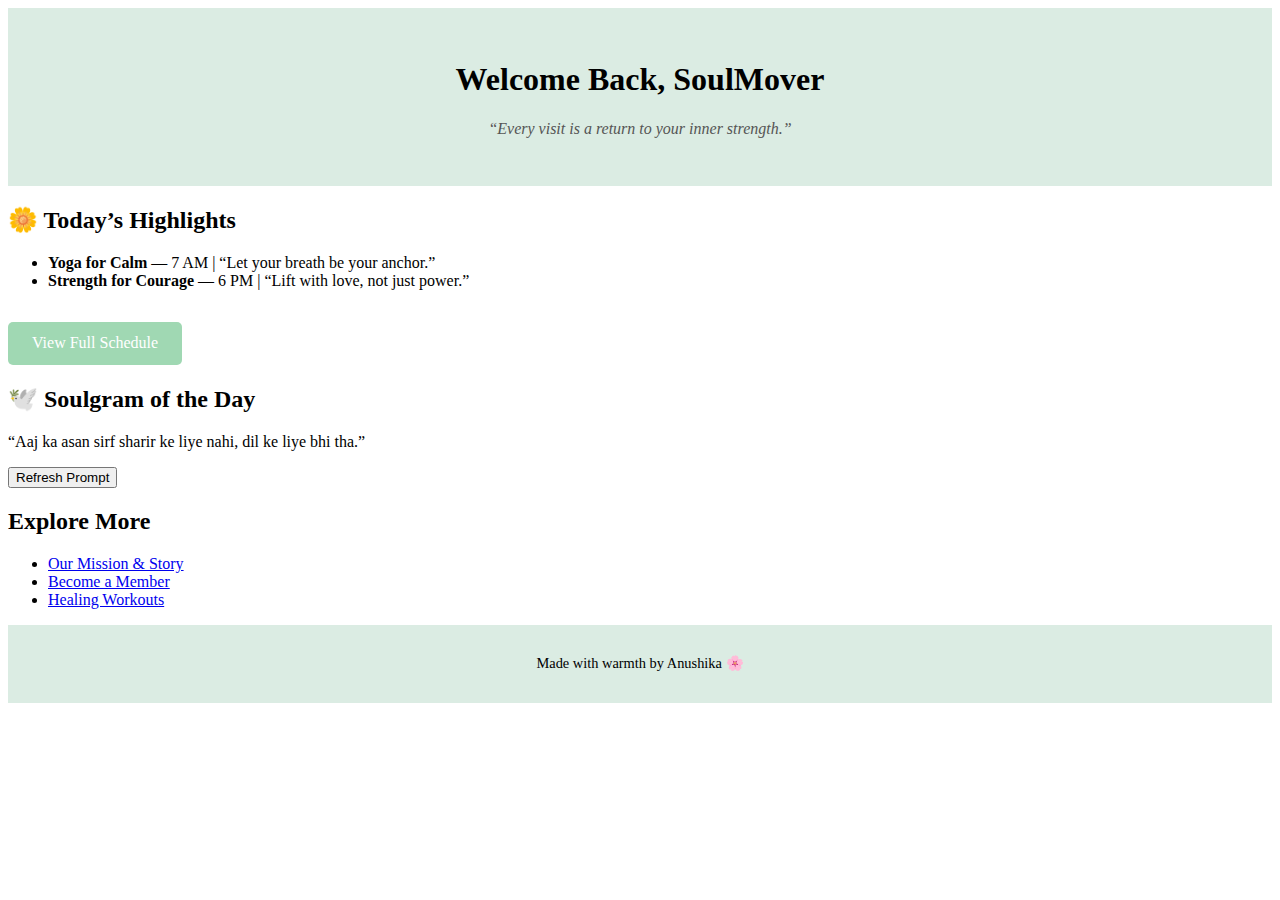
<file: index.html>
<!DOCTYPE html>
<html lang="en">
<head>
  <meta charset="UTF-8" />
  <meta name="viewport" content="width=device-width, initial-scale=1.0"/>
  <title>SoulFit Home</title>
  <link rel="stylesheet" href="style.css" />
</head>
<body>
  <!-- Welcome Section -->
  <header class="hero">
    <h1>Welcome Back, SoulMover</h1>
    <p class="quote">“Every visit is a return to your inner strength.”</p>
  </header>

  <!-- Class Highlights -->
  <section class="classes">
    <h2>🌼 Today’s Highlights</h2>
    <ul>
      <li><strong>Yoga for Calm</strong> — 7 AM | “Let your breath be your anchor.”</li>
      <li><strong>Strength for Courage</strong> — 6 PM | “Lift with love, not just power.”</li>
    </ul>
    <a href="classes.html" class="cta-button">View Full Schedule</a>
  </section>

  <!-- Soulgram Prompt -->
  <section class="soulgram">
    <h2>🕊️ Soulgram of the Day</h2>
    <p id="promptDisplay">“Aaj ka asan sirf sharir ke liye nahi, dil ke liye bhi tha.”</p>
    <button onclick="generatePrompt()">Refresh Prompt</button>
  </section>

  <!-- Explore Section -->
  <section class="explore">
    <h2>Explore More</h2>
    <ul>
      <li><a href="about.html">Our Mission & Story</a></li>
      <li><a href="signup.html">Become a Member</a></li>
      <li><a href="classes.html">Healing Workouts</a></li>
    </ul>
  </section>

  <!-- Footer -->
  <footer>
    <p>Made with warmth by Anushika 🌸</p>
  </footer>

</body>
</html>
</file>
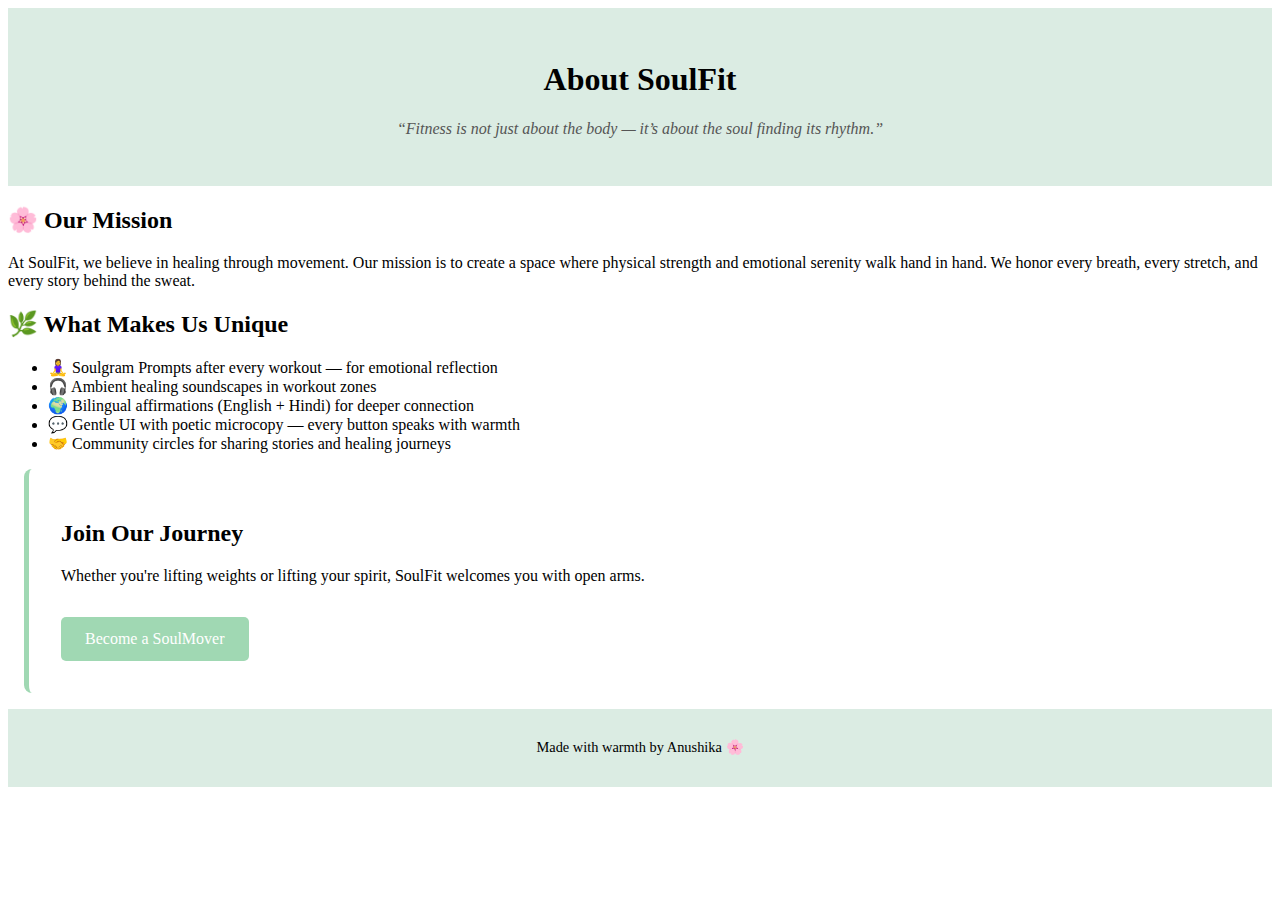
<file: about.html>
<!DOCTYPE html>
<html lang="en">
<head>
  <meta charset="UTF-8" />
  <meta name="viewport" content="width=device-width, initial-scale=1.0"/>
  <title>About Us — SoulFit Gym</title>
  <link rel="stylesheet" href="style.css" />
</head>
<body>
  <header class="hero">
    <h1>About SoulFit</h1>
    <p class="quote">“Fitness is not just about the body — it’s about the soul finding its rhythm.”</p>
  </header>

  <section class="mission">
    <h2>🌸 Our Mission</h2>
    <p>
      At SoulFit, we believe in healing through movement. Our mission is to create a space where physical strength and emotional serenity walk hand in hand. We honor every breath, every stretch, and every story behind the sweat.
    </p>
  </section>

  <section class="unique">
    <h2>🌿 What Makes Us Unique</h2>
    <ul>
      <li>🧘‍♀️ Soulgram Prompts after every workout — for emotional reflection</li>
      <li>🎧 Ambient healing soundscapes in workout zones</li>
      <li>🌍 Bilingual affirmations (English + Hindi) for deeper connection</li>
      <li>💬 Gentle UI with poetic microcopy — every button speaks with warmth</li>
      <li>🤝 Community circles for sharing stories and healing journeys</li>
    </ul>
  </section>

  <section class="cta">
    <h2>Join Our Journey</h2>
    <p>Whether you're lifting weights or lifting your spirit, SoulFit welcomes you with open arms.</p>
    <a href="signup.html" class="cta-button">Become a SoulMover</a>
  </section>

  <footer>
    <p>Made with warmth by Anushika 🌸</p>
  </footer>
</body>
</html>
</file>
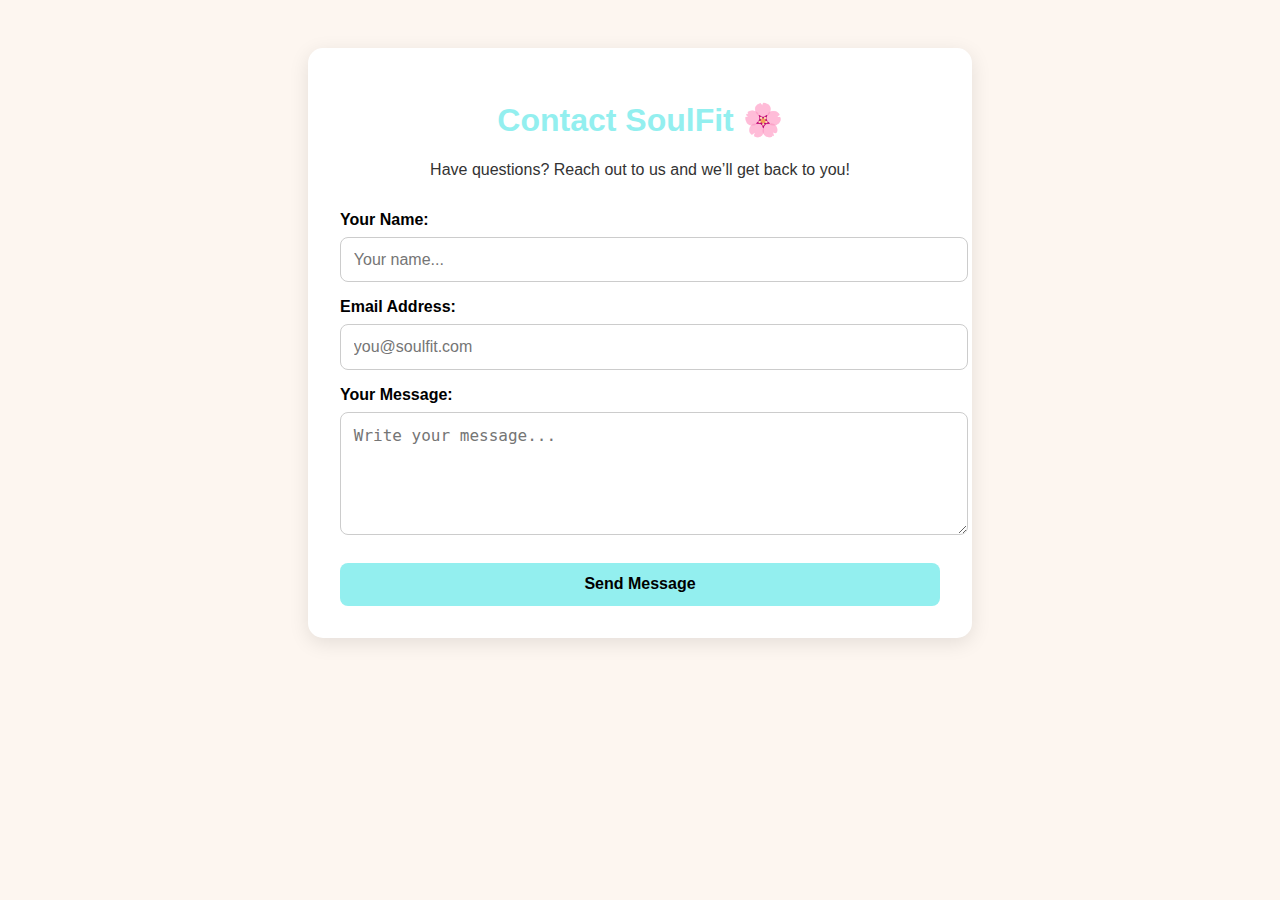
<file: contact.html>
<!DOCTYPE html>
<html lang="en">
<head>
  <meta charset="UTF-8" />
  <meta name="viewport" content="width=device-width, initial-scale=1.0"/>
  <title>Contact SoulFit</title>
  <link rel="stylesheet" href="style.css">
  <style>
    body {
      font-family: 'Segoe UI', sans-serif;
      background: #fdf6f0;
      margin: 0;
      padding: 0;
    }
    .contact-container {
      max-width: 600px;
      margin: 3rem auto;
      background: #fff;
      padding: 2rem;
      border-radius: 15px;
      box-shadow: 0 5px 20px rgba(0,0,0,0.1);
    }
    h1 {
      text-align: center;
      color: #93efef;
    }
    p.subtitle {
      text-align: center;
      color: #333;
      margin-bottom: 2rem;
    }
    label {
      display: block;
      margin-top: 1rem;
      font-weight: bold;
    }
    input, textarea {
      width: 100%;
      padding: 0.8rem;
      margin-top: 0.5rem;
      border-radius: 8px;
      border: 1px solid #ccc;
      font-size: 1rem;
      resize: vertical;
    }
    button {
      margin-top: 1.5rem;
      padding: 0.8rem;
      width: 100%;
      background:#93efef;
      border: none;
      border-radius: 8px;
      font-weight: bold;
      font-size: 1rem;
      cursor: pointer;
    }
    button:hover {
      background: #93efef;
    }
  </style>
</head>
<body>

  <div class="contact-container">
    <h1>Contact SoulFit 🌸</h1>
    <p class="subtitle">Have questions? Reach out to us and we’ll get back to you!</p>

    <form id="contactForm">
      <label for="name">Your Name:</label>
      <input type="text" id="name" name="name" placeholder="Your name..." required>

      <label for="email">Email Address:</label>
      <input type="email" id="email" name="email" placeholder="you@soulfit.com" required>

      <label for="message">Your Message:</label>
      <textarea id="message" name="message" rows="5" placeholder="Write your message..." required></textarea>

      <button type="submit">Send Message</button>
    </form>
  </div>

  <script>
    document.getElementById("contactForm").addEventListener("submit", function(e){
      e.preventDefault();
      // Collect data (for demo, just alert)
      const name = document.getElementById("name").value;
      const email = document.getElementById("email").value;
      const message = document.getElementById("message").value;

      alert(`Thank you ${name}! Your message has been received.\nWe will contact you at ${email}.`);

      // Optional: Clear form
      this.reset();
    });
  </script>

</body>
</html>
</file>
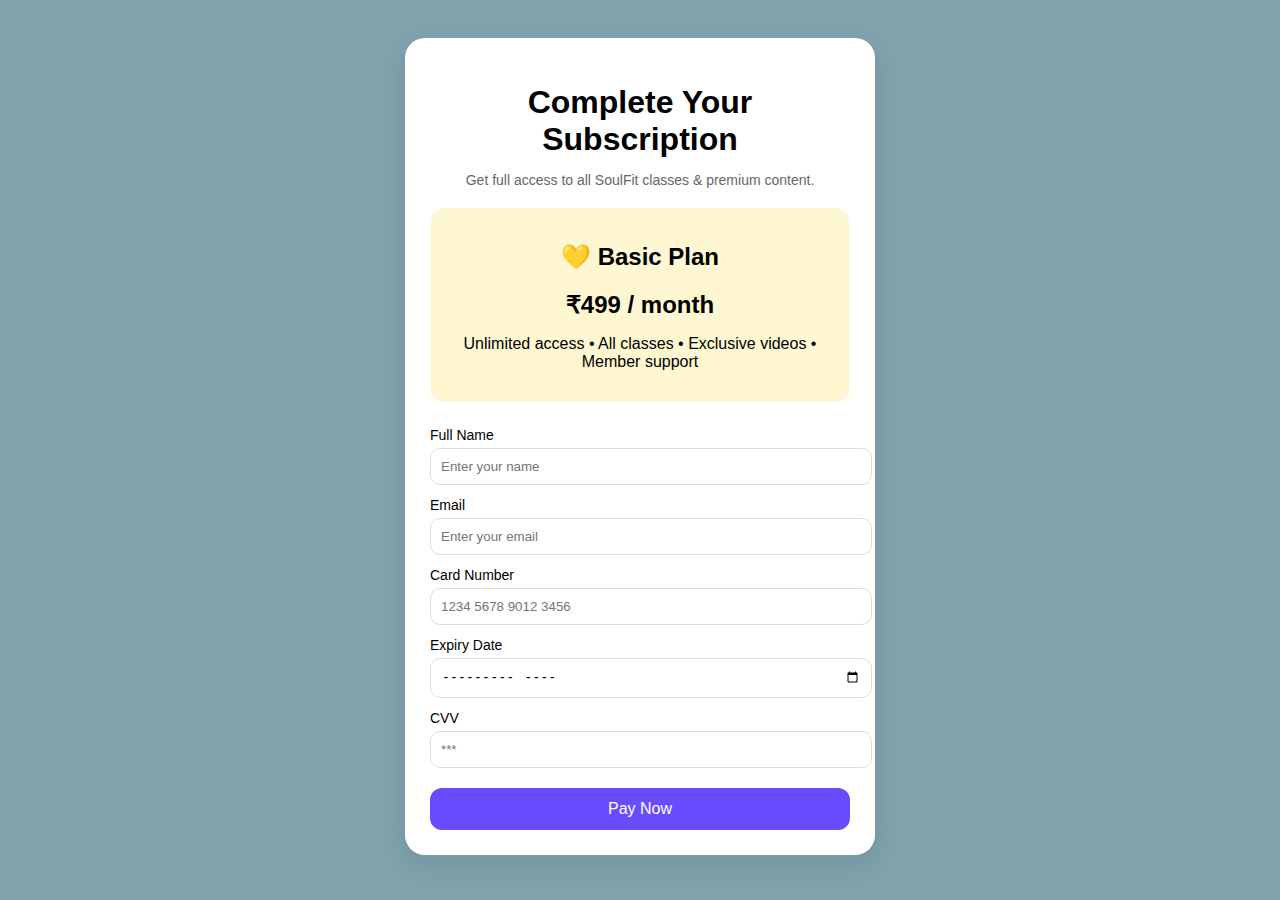
<file: payment.html>
<!DOCTYPE html>
<html lang="en">
<head>
  <meta charset="UTF-8" />
  <meta name="viewport" content="width=device-width, initial-scale=1.0" />
  <title>Payment - SoulFit</title>
  <link rel="stylesheet" href="payment.css" />
</head>
<body>

  <div class="payment-container">
    <h1>Complete Your Subscription</h1>
    <p class="subtitle">Get full access to all SoulFit classes & premium content.</p>

    <div class="plan-box">
      <h2>💛 Monthly Plan</h2>
      <p class="price">₹499 / month</p>
      <p class="desc">Unlimited access • All classes • Exclusive videos • Member support</p>
    </div>

    <form class="payment-form">
      <label>Full Name</label>
      <input type="text" placeholder="Enter your name" required />

      <label>Email</label>
      <input type="email" placeholder="Enter your email" required />

      <label>Card Number</label>
      <input type="text" maxlength="16" placeholder="1234 5678 9012 3456" required />

      <label>Expiry Date</label>
      <input type="month" required />

      <label>CVV</label>
      <input type="password" maxlength="3" placeholder="***" required />

      <button type="submit" class="pay-btn">Pay Now</button>
    </form>
  </div>
<script>
  document.querySelector(".payment-form").addEventListener("submit", function(e){
    e.preventDefault(); // Prevent real form submission for demo
    // Optional: Here you can handle actual payment processing via backend or payment gateway
    alert("Payment Successful!"); // Optional success alert
    window.location.href = "thankyou.html"; // Redirect to thank you page
  });
</script>
<script>
  // Read plan from URL
  const urlParams = new URLSearchParams(window.location.search);
  const plan = urlParams.get('plan') || 'basic'; // default to basic

  const planBox = document.querySelector('.plan-box h2');
  const priceBox = document.querySelector('.plan-box .price');

  // Set plan name and price based on selection
  if(plan === 'basic'){
    planBox.innerText = "💛 Basic Plan";
    priceBox.innerText = "₹499 / month";
  } else if(plan === 'premium'){
    planBox.innerText = "💛 Premium Plan";
    priceBox.innerText = "₹799 / month";
  } else if(plan === 'healing'){
    planBox.innerText = "💛 Healing Circle";
    priceBox.innerText = "₹999 / month";
  }

</script>


</body>
</html>
</file>
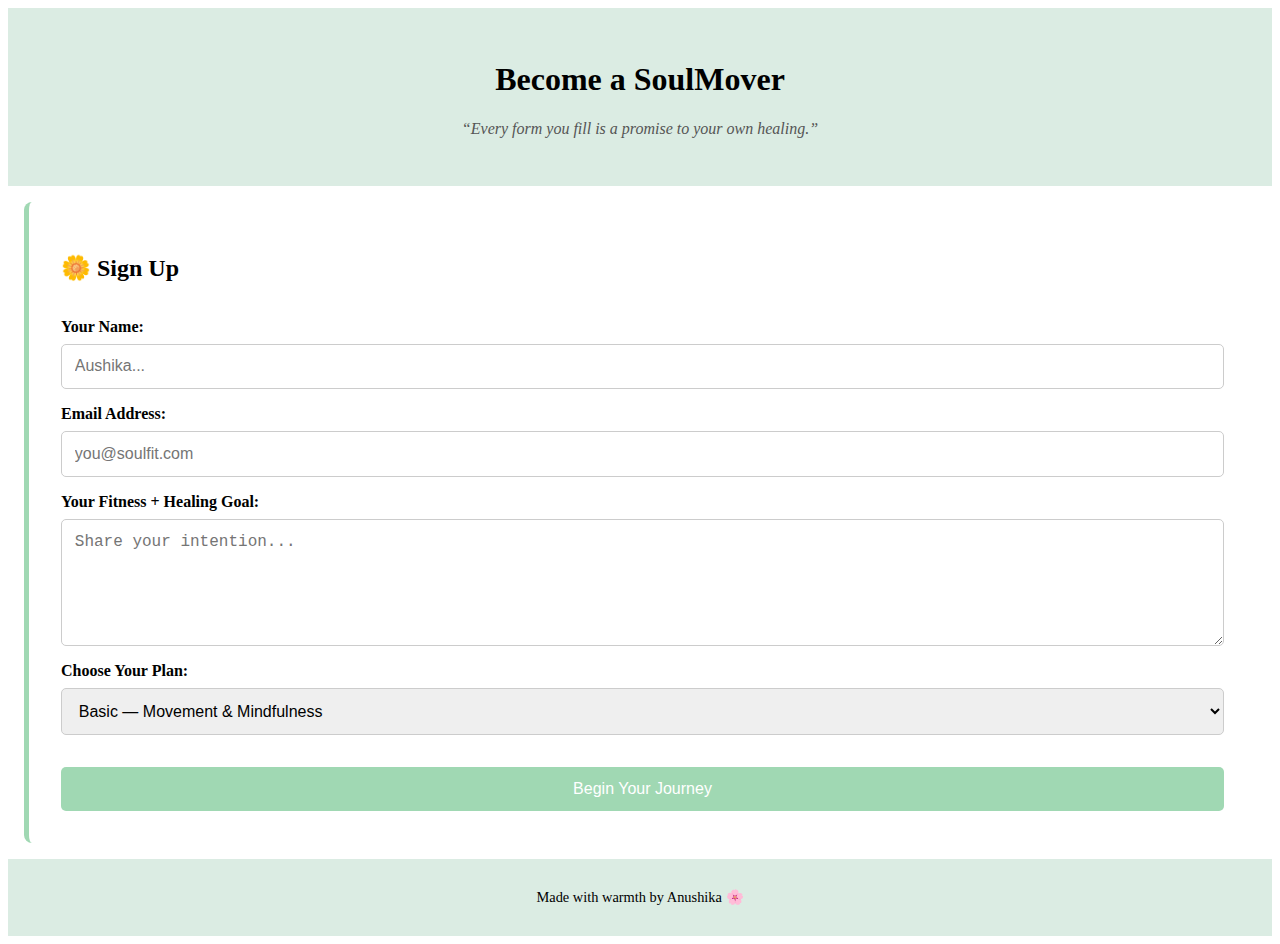
<file: signup.html>
<!DOCTYPE html>
<html lang="en">
<head>
  <meta charset="UTF-8" />
  <meta name="viewport" content="width=device-width, initial-scale=1.0"/>
  <title>Join SoulFit</title>
  <link rel="stylesheet" href="style.css" />
</head>
<body>

  <!-- Signup Header -->
  <header class="hero">
    <h1>Become a SoulMover</h1>
    <p class="quote">“Every form you fill is a promise to your own healing.”</p>
  </header>

  <!-- Signup Form -->
  <section class="signup-form">
    <h2>🌼 Sign Up</h2>
    <form id="signupForm">
      <label for="name">Your Name:</label>
      <input type="text" id="name" name="name" placeholder="Aushika..." required />

      <label for="email">Email Address:</label>
      <input type="email" id="email" name="email" placeholder="you@soulfit.com" required />

      <label for="goal">Your Fitness + Healing Goal:</label>
      <textarea id="goal" name="goal" placeholder="Share your intention..."></textarea>

      <label for="plan">Choose Your Plan:</label>
      <select id="plan" name="plan">
        <option value="basic">Basic — Movement & Mindfulness</option>
        <option value="premium">Premium — Soulgram + Classes</option>
        <option value="healing">Healing Circle — Full Access</option>
      </select>

      <button type="submit" class="cta-button">Begin Your Journey</button>
    </form>
  </section>

  <!-- Footer -->
  <footer>
    <p>Made with warmth by Anushika 🌸</p>
  </footer>

  <script>
    // Redirect signup to payment page
    document.getElementById("signupForm").addEventListener("submit", function(e){
        e.preventDefault(); // prevent default form submission
        // Optional: Here you can save signup data to backend if needed
        window.location.href = "payment.html"; // Redirect to payment page
    });
  </script>
  <script>
document.getElementById("signupForm").addEventListener("submit", function(e){
    e.preventDefault();
    
    // Get selected plan
    const plan = document.getElementById("plan").value;

    // Redirect to payment page with plan as URL param
    window.location.href = `payment.html?plan=${plan}`;
});
</script>

</body>
</html>
</file>
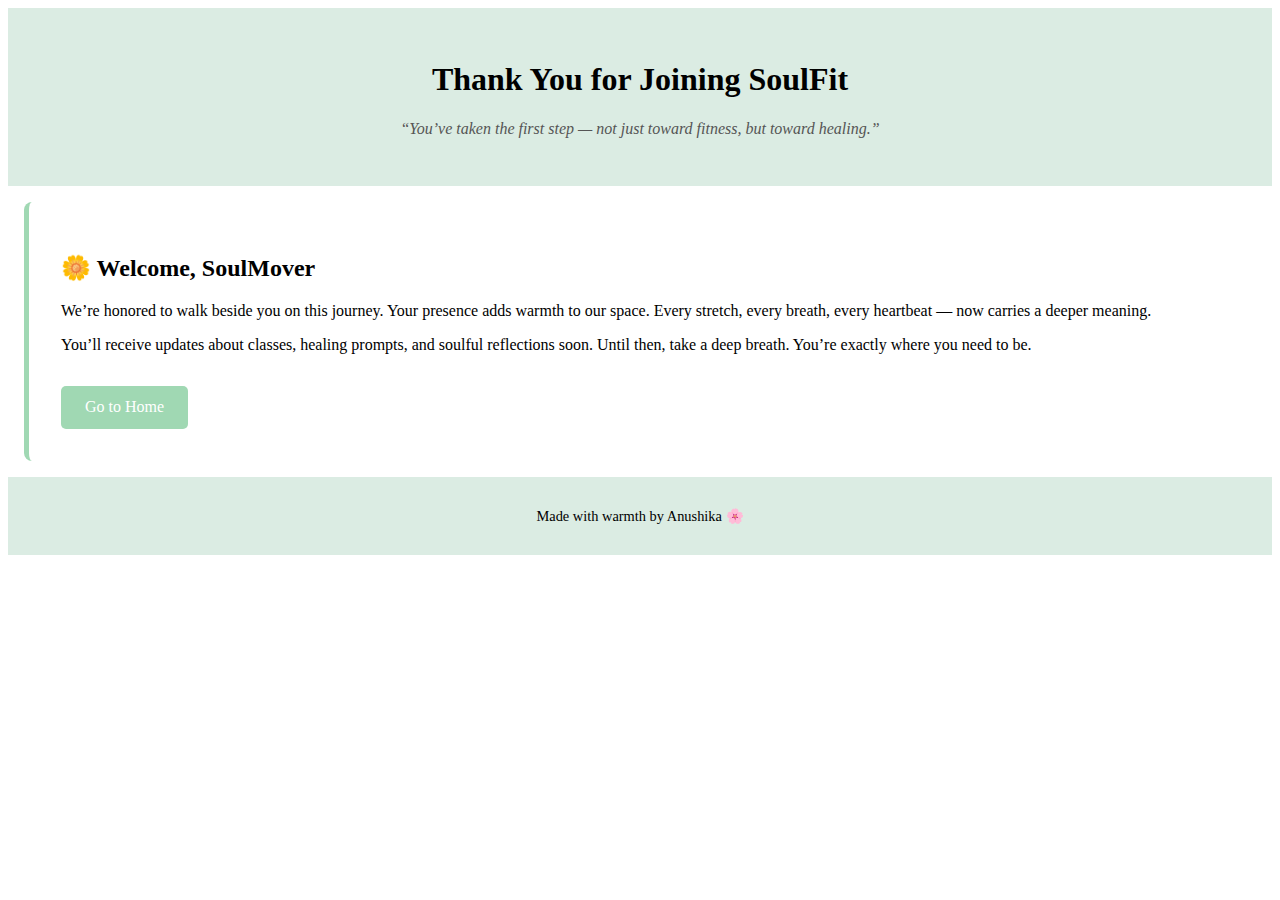
<file: thankyou.html>
<!DOCTYPE html>
<html lang="en">
<head>
  <meta charset="UTF-8" />
  <meta name="viewport" content="width=device-width, initial-scale=1.0"/>
  <title>Thank You — SoulFit</title>
  <link rel="stylesheet" href="style.css" />
</head>
<body>
  <!-- Thank You Message -->
  <header class="hero">
    <h1>Thank You for Joining SoulFit</h1>
    <p class="quote">“You’ve taken the first step — not just toward fitness, but toward healing.”</p>
  </header>

  <!-- Welcome Section -->
  <section class="welcome">
    <h2>🌼 Welcome, SoulMover</h2>
    <p>
      We’re honored to walk beside you on this journey. Your presence adds warmth to our space.  
      Every stretch, every breath, every heartbeat — now carries a deeper meaning.
    </p>
    <p>
      You’ll receive updates about classes, healing prompts, and soulful reflections soon.  
      Until then, take a deep breath. You’re exactly where you need to be.
    </p>
    <a href="landing.html" class="cta-button">Go to Home</a>
  </section>

  <!-- Footer -->
  <footer>
    <p>Made with warmth by Anushika 🌸</p>
  </footer>
</body>
</html>
</file>
<file: style.css>
.navbar {
  background-color: #e6f2ec;
  padding: 1rem;
  text-align: center;
  box-shadow: 0 2px 5px rgba(0,0,0,0.05);
}

.navbar ul {
  list-style: none;
  margin: 0;
  padding: 0;
}

.navbar li {
  display: inline;
  margin: 0 1.5rem;
}

.navbar a {
  text-decoration: none;
  color: #2f4f4f;
  font-weight: bold;
  font-size: 1.1rem;
  transition: color 0.3s ease;
}

.navbar a:hover {
  color: #4caf50;
}

.hero {
  background: #dbece3;
  padding: 2rem;
  text-align: center;
}

.quote {
  font-style: italic;
  margin-top: 1rem;
  color: #555;
}

 .media, .cta {
  padding: 2rem;
  margin: 1rem;
  background: #ffffff;
  border-left: 5px solid #a0d8b3;
  border-radius: 8px;
}

.cta-button {
  display: inline-block;
  background: #a0d8b3;
  color: white;
  padding: 0.8rem 1.5rem;
  text-decoration: none;
  font-size: 1rem;
  border-radius: 5px;
  margin-top: 1rem;
}

.cta-button:hover {
  background: #7bbf9e;
}

footer {
  text-align: center;
  padding: 1rem;
  background: #dbece3;
  font-size: 0.9rem;
}
.signup-form {
  padding: 2rem;
  margin: 1rem;
  background: #ffffff;
  border-left: 5px solid #a0d8b3;
  border-radius: 8px;
}

.signup-form form {
  display: flex;
  flex-direction: column;
}

.signup-form label {
  margin-top: 1rem;
  font-weight: bold;
}

.signup-form input,
.signup-form textarea,
.signup-form select {
  padding: 0.8rem;
  margin-top: 0.5rem;
  border: 1px solid #ccc;
  border-radius: 5px;
  font-size: 1rem;
}

.signup-form textarea {
  resize: vertical;
  min-height: 100px;
}

.signup-form button {
  margin-top: 2rem;
  background: #a0d8b3;
  color: white;
  border: none;
  padding: 0.8rem 1.5rem;
  font-size: 1rem;
  border-radius: 5px;
  cursor: pointer;
}

.signup-form button:hover {
  background: #7bbf9e;
}
.welcome {
  padding: 2rem;
  margin: 1rem;
  background: #ffffff;
  border-left: 5px solid #a0d8b3;
  border-radius: 8px;
  animation: fadeIn 2s ease-in;
}

@keyframes fadeIn {
  from { opacity: 0; transform: translateY(20px); }
  to { opacity: 1; transform: translateY(0); }
}
/* ⭐ Better spacing inside schedule list */
.schedule-text ul {
  list-style: none;
  padding: 0;
  margin: 0;
}

.schedule-text ul li {
  margin-bottom: 22px;      /* gap between items */
  padding-bottom: 12px;     /* inside spacing */
  border-bottom: 1px solid rgba(0,0,0,0.1);  /* light divider */
  line-height: 1.6;         /* better text spacing */
}

.schedule-text ul li:last-child {
  border-bottom: none;      /* remove last line */
}

.schedule-text strong {
  font-size: 1.1rem;
}

.schedule-text em {
  color: #555;
  font-size: 0.95rem;
}
.intro {
  padding: 3rem;
  margin: 2rem;
  background: #ffffff;
  border-left: 5px solid #a0d8b3;
  border-radius: 8px;
}
.intro p {
  font-size: 1.1rem;
}
</file>
<file: payment.css>
body {
  font-family: Arial, sans-serif;
  background: #80a3ae;
  display: flex;
  justify-content: center;
  padding: 30px;
}

.payment-container {
  background: white;
  width: 420px;
  padding: 25px;
  border-radius: 20px;
  box-shadow: 0 10px 30px rgba(0,0,0,0.1);
}

h1 {
  text-align: center;
  margin-bottom: 10px;
}

.subtitle {
  text-align: center;
  font-size: 14px;
  margin-bottom: 20px;
  color: #666;
}

.plan-box {
  background: #fff7d1;
  padding: 15px;
  border-radius: 15px;
  text-align: center;
  margin-bottom: 25px;
}

.price {
  font-size: 24px;
  margin: 10px 0;
  font-weight: 700;
}

.payment-form label {
  font-size: 14px;
  margin-top: 12px;
  display: block;
}

.payment-form input {
  width: 100%;
  padding: 10px;
  margin-top: 5px;
  border-radius: 10px;
  border: 1px solid #ddd;
}

.pay-btn {
  margin-top: 20px;
  width: 100%;
  padding: 12px;
  background: #6a4cff;
  color: white;
  border: none;
  border-radius: 12px;
  font-size: 16px;
  cursor: pointer;
}
</file>
